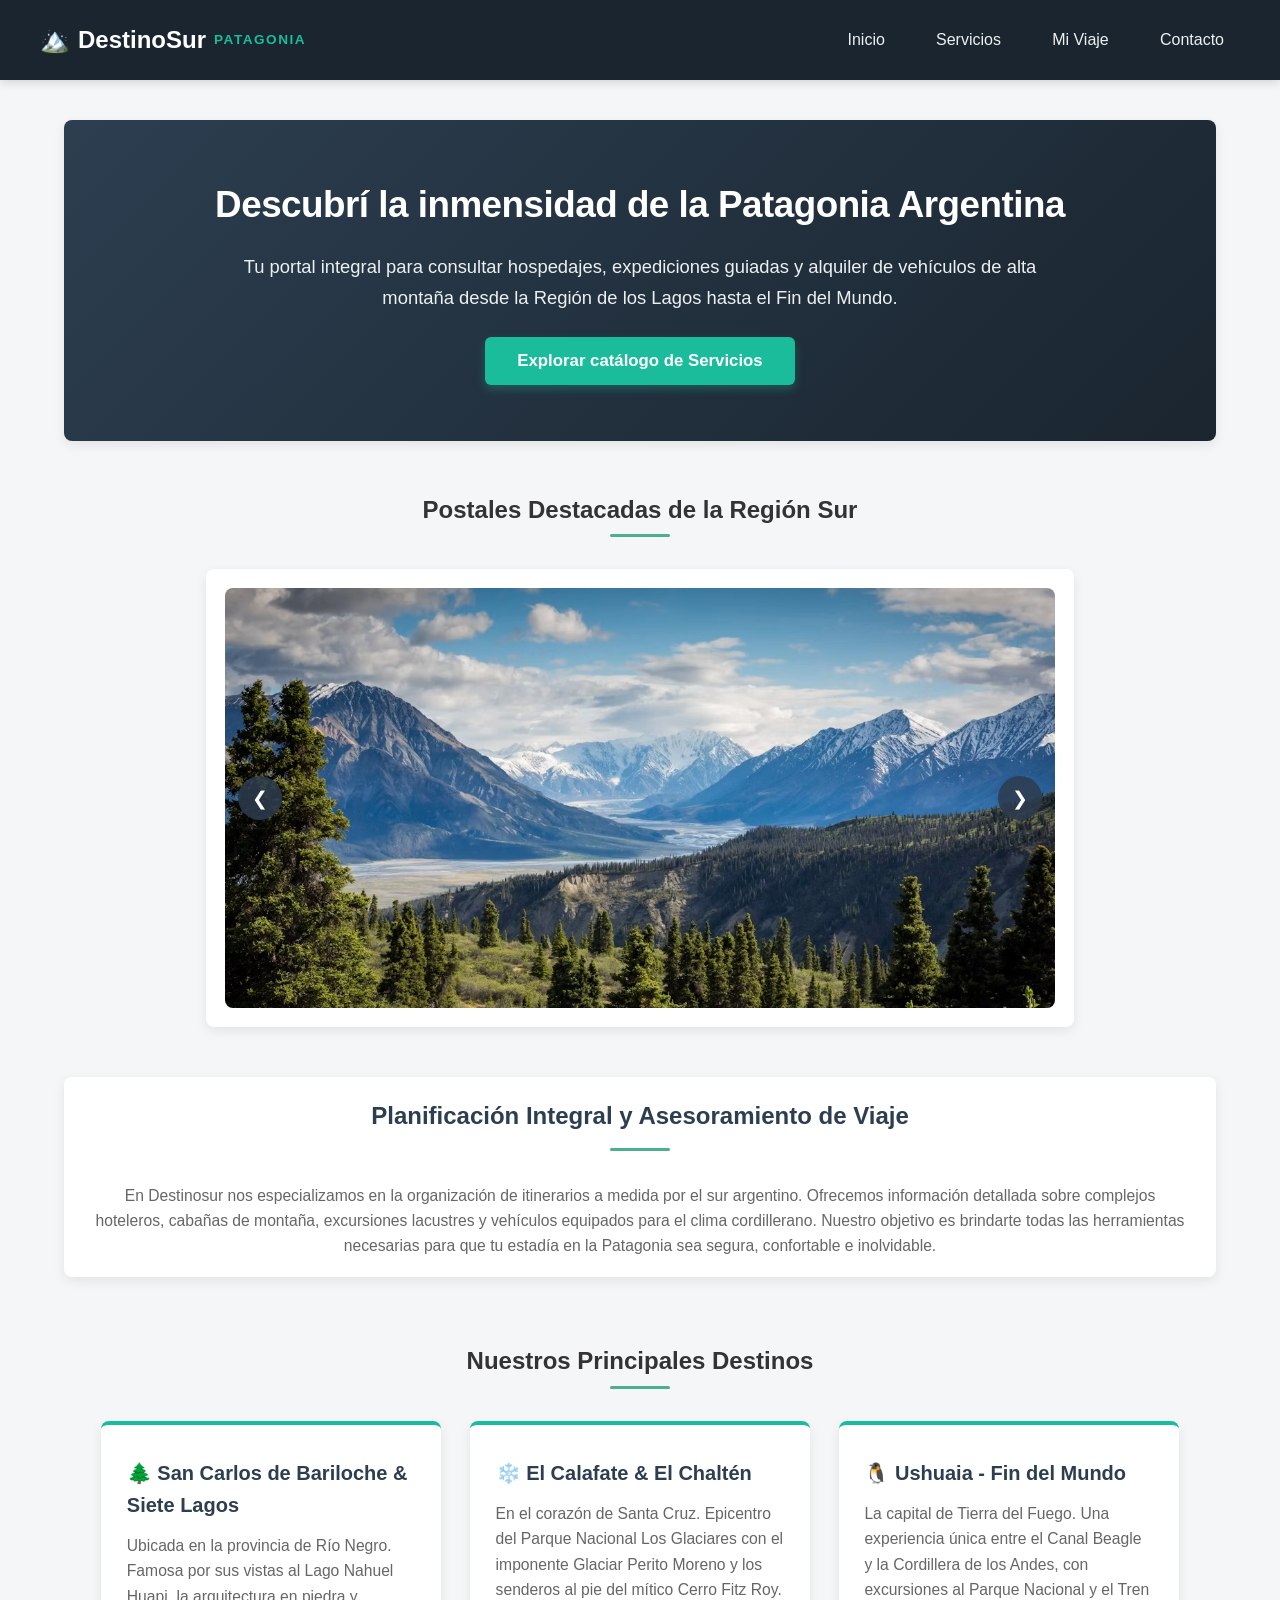
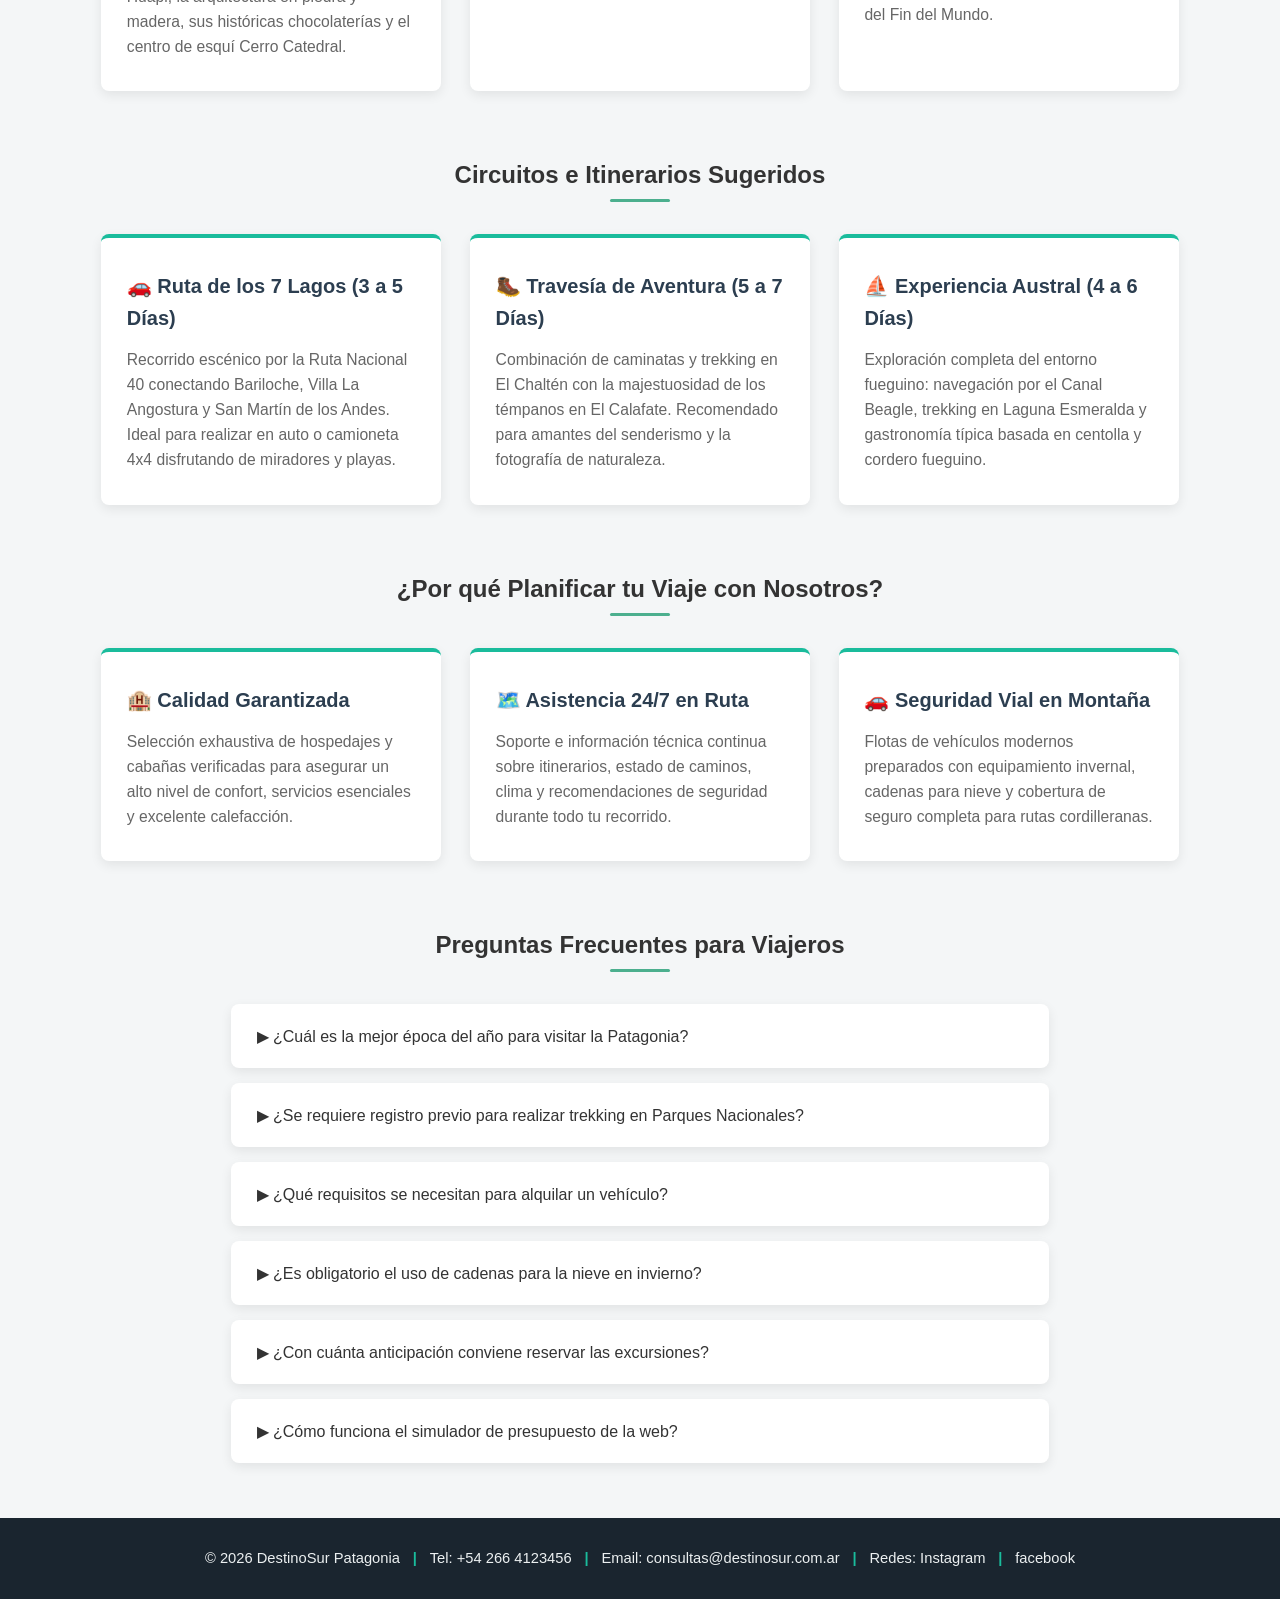
<file: index.html>
<!DOCTYPE html>
<html lang="es">
<head>
    <meta charset="UTF-8">
    <meta name="viewport" content="width=device-width, initial-scale=1.0">
    <title>DestinoSur Patagonia | Inicio</title>
    <link rel="stylesheet" href="./css/estilo-general.css">
    <link rel="stylesheet" href="./css/estilo-index.css">
</head>
<body>
    <header>
            <div class="nav-container">
                <div class="logo">
                    🏔️
                    <p>DestinoSur</p>
                    <span>PATAGONIA</span>
                </div>
                <div class="nav-menu">
                    <a href="./index.html">Inicio</a>
                    <a href="./servicios.html">Servicios</a>
                    <a href="./resumen.html">Mi Viaje</a>
                    <a href="./contacto.html">Contacto</a>
                </div>
            </div>
    </header>
    <main>
        <div class="hero">
            <h1>Descubrí la inmensidad de la Patagonia Argentina</h1>
            <p>Tu portal integral para consultar hospedajes, expediciones guiadas y alquiler de vehículos de alta montaña desde la Región de los Lagos hasta el Fin del Mundo.</p>
            <button class="btn-cta">Explorar catálogo de Servicios</button>
        </div>

        <div class="carrousel-container">
            <h2>Postales Destacadas de la Región Sur</h2>
            <hr class="hrstyle">

            <div class="carrousel">
                <button class="carrousel-btn prev" aria-label="Anterior">❮</button>
                <div class="carrousel-vista">
                    <img id="imagen-carrousel" src="" alt="">
                </div>
                <button class="carrousel-btn next" aria-label="Siguiente">❯</button>
            </div>

        </div>

        <div class="card-asesoramiento">
            <h2>Planificación Integral y Asesoramiento de Viaje</h2>
            <hr class="hrstyle">
            <p>En Destinosur nos especializamos en la organización de itinerarios a medida por el sur argentino. Ofrecemos información detallada sobre complejos hoteleros, cabañas de montaña, excursiones lacustres y vehículos equipados para el clima cordillerano. Nuestro objetivo es brindarte todas las herramientas necesarias para que tu estadía en la Patagonia sea segura, confortable e inolvidable.</p>
        </div>

        <div>
            <div class="encabezado">
                <h2>Nuestros Principales Destinos</h2>
                <hr class="hrstyle">
            </div>
            
            <div class="cards-container">

                <div class="card">
                    <h3>🌲 San Carlos de Bariloche & Siete Lagos</h3>
                    <p>Ubicada en la provincia de Río Negro. Famosa por sus vistas al Lago Nahuel Huapi, la arquitectura en piedra y madera, sus históricas chocolaterías y el centro de esquí Cerro Catedral.</p>
                </div>

                <div class="card">
                    <h3>❄️ El Calafate & El Chaltén</h3>
                    <p>En el corazón de Santa Cruz. Epicentro del Parque Nacional Los Glaciares con el imponente Glaciar Perito Moreno y los senderos al pie del mítico Cerro Fitz Roy.</p>
                </div>

                <div class="card">
                    <h3>🐧 Ushuaia - Fin del Mundo</h3>
                    <p>La capital de Tierra del Fuego. Una experiencia única entre el Canal Beagle y la Cordillera de los Andes, con excursiones al Parque Nacional y el Tren del Fin del Mundo.</p>
                </div>

            </div>

            <div>
                <div class="encabezado">
                    <h2>Circuitos e Itinerarios Sugeridos</h2>
                    <hr class="hrstyle">
                </div>
                
                <div class="cards-container">
                    <div class="card">
                        <h3>🚗 Ruta de los 7 Lagos (3 a 5 Días)</h3>
                        <p>Recorrido escénico por la Ruta Nacional 40 conectando Bariloche, Villa La Angostura y San Martín de los Andes. Ideal para realizar en auto o camioneta 4x4 disfrutando de miradores y playas.</p>
                    </div>
                    <div class="card">
                        <h3>🥾 Travesía de Aventura (5 a 7 Días)</h3>
                        <p>Combinación de caminatas y trekking en El Chaltén con la majestuosidad de los témpanos en El Calafate. Recomendado para amantes del senderismo y la fotografía de naturaleza.</p>
                    </div>
                    <div class="card">
                        <h3>⛵️ Experiencia Austral (4 a 6 Días)</h3>
                        <p>Exploración completa del entorno fueguino: navegación por el Canal Beagle, trekking en Laguna Esmeralda y gastronomía típica basada en centolla y cordero fueguino.</p>
                    </div>
                    </div>
            </div>

            <div>
                <div class="encabezado">
                    <h2>¿Por qué Planificar tu Viaje con Nosotros?</h2>
                    <hr class="hrstyle">
                </div>

                <div class="cards-container">
                    
                    <div class="card">
                        <h3>🏨 Calidad Garantizada</h3>
                        <p>Selección exhaustiva de hospedajes y cabañas verificadas para asegurar un alto nivel de confort, servicios esenciales y excelente calefacción.</p>
                    </div>
                    <div class="card">
                        <h3>🗺️ Asistencia 24/7 en Ruta</h3>
                        <p>Soporte e información técnica continua sobre itinerarios, estado de caminos, clima y recomendaciones de seguridad durante todo tu recorrido.</p>
                    </div>
                    <div class="card">
                        <h3>🚗 Seguridad Vial en Montaña</h3>
                        <p>Flotas de vehículos modernos preparados con equipamiento invernal, cadenas para nieve y cobertura de seguro completa para rutas cordilleranas.</p>
                    </div>
                </div>
            </div>
        </div>

        <div class="preguntas-container">
            <div class="encabezado">
                <h2>Preguntas Frecuentes para Viajeros</h2>
                <hr class="hrstyle">
            </div>

            <div class="cards-preguntas">
                <p>▶ ¿Cuál es la mejor época del año para visitar la Patagonia?</p>
            </div>

            <div class="cards-preguntas">
                <p>▶ ¿Se requiere registro previo para realizar trekking en Parques Nacionales?</p>
            </div>
            <div class="cards-preguntas">
                <p>▶ ¿Qué requisitos se necesitan para alquilar un vehículo?</p>
            </div>
            <div class="cards-preguntas">
                <p>▶ ¿Es obligatorio el uso de cadenas para la nieve en invierno?</p>
            </div>
            <div class="cards-preguntas">
                <p>▶ ¿Con cuánta anticipación conviene reservar las excursiones?</p>
            </div>
            <div class="cards-preguntas">
                <p>▶ ¿Cómo funciona el simulador de presupuesto de la web?</p>
            </div>
        </div>
    </main>
    <footer>
        <div class="footer-container">
            <p>© 2026 DestinoSur Patagonia <span>|</span> Tel: +54 266 4123456 <span>|</span> Email: consultas@destinosur.com.ar <span>|</span> Redes: Instagram <span>|</span> facebook</p>
        </div>
    </footer>

    <script src="./js/index.js"></script>
</body>
</html>
</file>
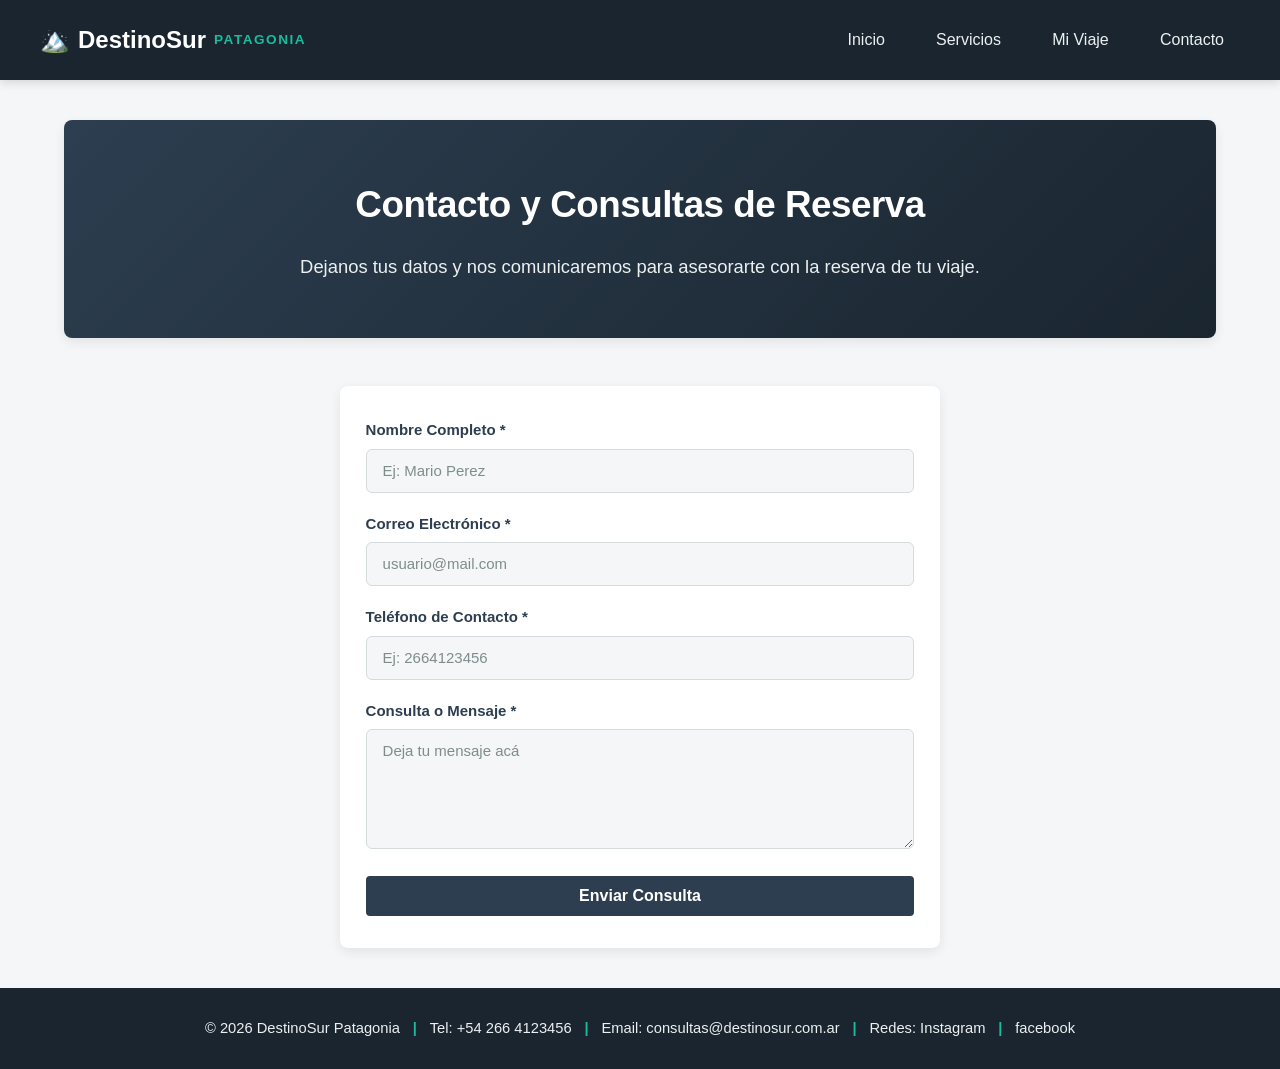
<file: contacto.html>
<!DOCTYPE html>
<html lang="es">
<head>
    <meta charset="UTF-8">
    <meta name="viewport" content="width=device-width, initial-scale=1.0">
    <title>DestinoSur Patagonia | Contacto</title>
    <link rel="stylesheet" href="./css/estilo-general.css">
    <link rel="stylesheet" href="./css/estilo-contacto.css">
</head>
<body>
    <header>
        <div class="nav-container">
            <div class="logo">
                🏔️                    
                <p>DestinoSur</p>
                <span>PATAGONIA</span>
            </div>
            <div class="nav-menu">
                <a href="./index.html">Inicio</a>
                <a href="./servicios.html">Servicios</a>
                <a href="./resumen.html">Mi Viaje</a>
                <a href="./contacto.html">Contacto</a>
            </div>
        </div>
    </header>

    <main>
        <div class="hero">
            <h1>Contacto y Consultas de Reserva</h1>
            <p>Dejanos tus datos y nos comunicaremos para asesorarte con la reserva de tu viaje.</p>
        </div>

        <form action="" class="formulario" id="formulario" novalidate>
            <ul>
                <li>
                    <label for="nombre">Nombre Completo *</label>
                    <input type="text" id="nombre" name="nombre_usuario" placeholder="Ej: Mario Perez">
                </li>
                <li>
                    <label for="mail">Correo Electrónico *</label>
                    <input type="email" id="mail" name="email_usuario" placeholder="usuario@mail.com">
                </li>
                <li>
                    <label for="tel">Teléfono de Contacto *</label>
                    <input type="tel" id="tel" name="tel_usuario" placeholder="Ej: 2664123456">
                </li>
                <li>
                    <label for="mensaje">Consulta o Mensaje *</label>
                    <textarea name="mensaje_usuario" id="mensaje" rows="5" placeholder="Deja tu mensaje acá"></textarea>
                </li>
                <li id="liBtn">
                    <button type="submit">Enviar Consulta</button>
                </li>
            </ul>
        </form>
        
    </main>

    <footer>
        <div class="footer-container">
            <p>© 2026 DestinoSur Patagonia <span>|</span> Tel: +54 266 4123456 <span>|</span> Email: consultas@destinosur.com.ar <span>|</span> Redes: Instagram <span>|</span> facebook</p>
        </div>
    </footer>

    <script src="./js/contacto.js"></script>
</body>
</html>
</file>
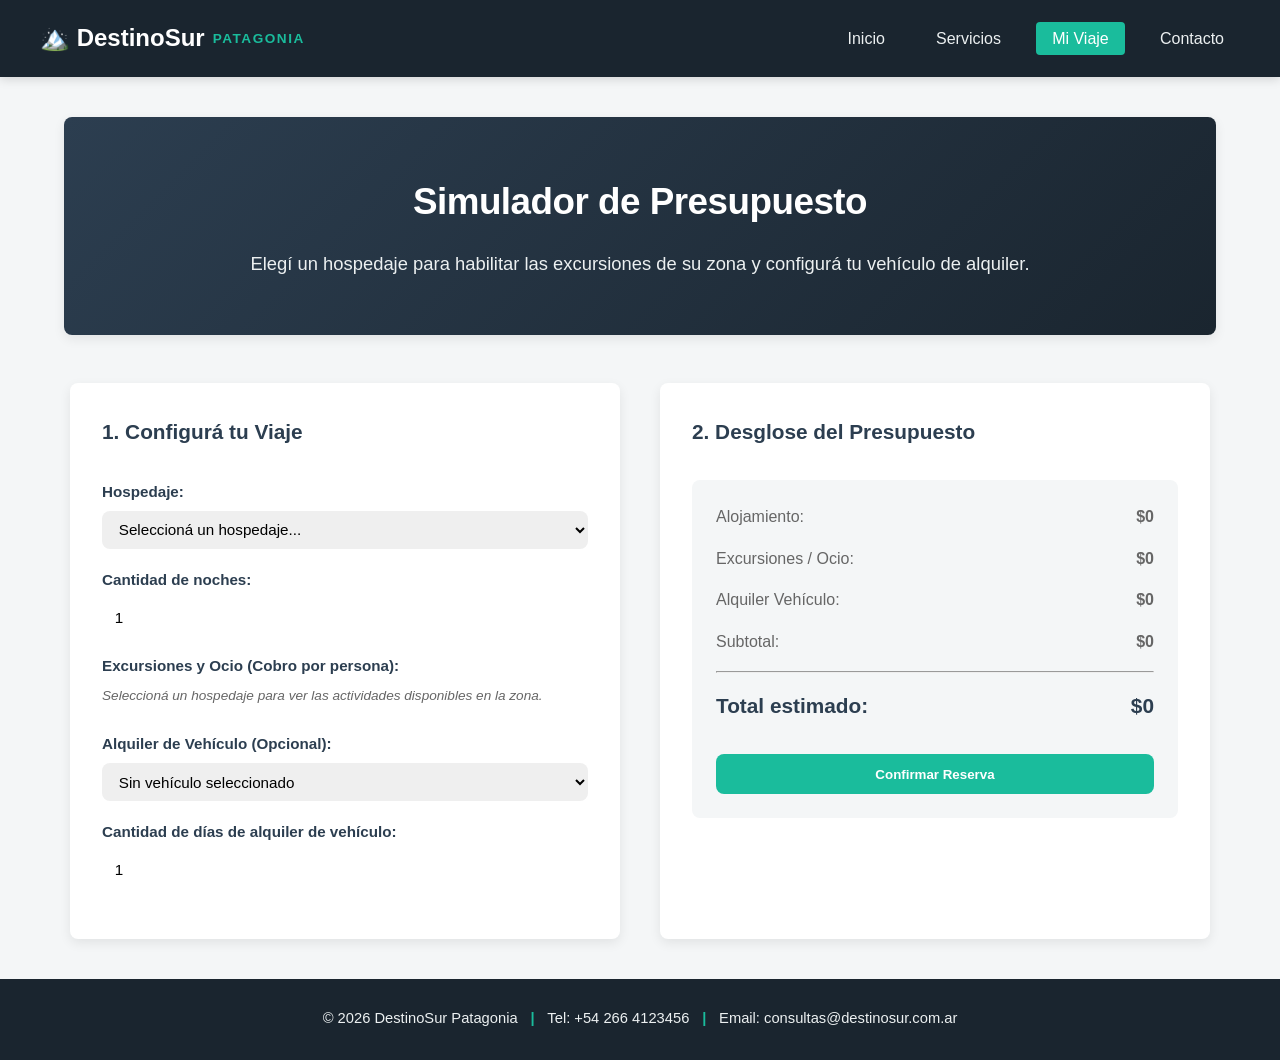
<file: resumen.html>
<!DOCTYPE html>
<html lang="es">
<head>
    <meta charset="UTF-8">
    <meta name="viewport" content="width=device-width, initial-scale=1.0">
    <title>DestinoSur - Mi Viaje</title>
    <link rel="stylesheet" href="css/estilo-general.css">
    <link rel="stylesheet" href="css/estilo-resumen.css">
</head>
<body>

    <header>
        <nav class="nav-container">
            <div class="logo">🏔️ DestinoSur <span>Patagonia</span></div>
            <ul class="nav-menu">
                <li><a href="index.html">Inicio</a></li>
                <li><a href="servicios.html">Servicios</a></li>
                <li><a href="resumen.html" class="active">Mi Viaje</a></li>
                <li><a href="contacto.html">Contacto</a></li>
            </ul>
        </nav>
    </header>

    <main>
        <section class="hero">
            <h1>Simulador de Presupuesto</h1>
            <p>Elegí un hospedaje para habilitar las excursiones de su zona y configurá tu vehículo de alquiler.</p>
        </section>

        <section class="resumen-container">
            <!-- Panel de Opciones -->
            <div class="panel-opciones">
                <h2>1. Configurá tu Viaje</h2>
                <form id="form-presupuesto">
                    
                    <!-- Hospedaje -->
                    <div class="campo-grupo">
                        <label for="alojamiento">Hospedaje:</label>
                        <select id="alojamiento" name="alojamiento">
                            <option value="0" data-location="none">Seleccioná un hospedaje...</option>
                            <option value="85000" data-location="bariloche">Hotel Alpenhaus & Spa - Bariloche ($85.000 / noche)</option>
                            <option value="65000" data-location="san-martin">Cabañas del Bosque Ñire - San Martín ($65.000 / noche)</option>
                            <option value="50000" data-location="ushuaia">Apart Hotel Cordillera Vista - Ushuaia ($50.000 / noche)</option>
                            <option value="35000" data-location="el-chalten">Refugio & Hostel Aventura - El Chaltén ($35.000 / noche)</option>
                        </select>
                    </div>

                    <div class="campo-grupo">
                        <label for="dias">Cantidad de noches:</label>
                        <input type="number" id="dias" name="dias" min="1" value="1">
                    </div>

                    

                    <!-- Excursiones del catálogo estrictas -->
                    <div class="campo-grupo">
                        <label>Excursiones y Ocio (Cobro por persona):</label>
                        <p id="aviso-zona" style="font-size: 0.85rem; color: var(--color-text-muted); font-style: italic;">Seleccioná un hospedaje para ver las actividades disponibles en la zona.</p>
                        
                        <div id="contenedor-actividades">
                            <!-- Excursiones de Bariloche -->
                            <div class="checkbox-opcion actividad-item" data-location="bariloche" style="display:none; flex-direction: column; align-items: flex-start; gap: 0.3rem; margin-bottom: 0.8rem;">
                                <div style="display: flex; align-items: center; gap: 0.5rem;">
                                    <input type="checkbox" id="exc-campanario" class="chk-actividad" value="25000">
                                    <label for="exc-campanario">Trekking Cerro Campanario ($25.000 p/p)</label>
                                </div>
                                <div style="margin-left: 1.5rem; display: flex; align-items: center; gap: 0.5rem;">
                                    <label for="cant-campanario" style="font-size: 0.85rem; font-weight: normal;">Personas:</label>
                                    <input type="number" id="cant-campanario" class="input-cant-actividad" min="1" value="1" style="width: 60px; padding: 0.2rem; font-size: 0.85rem;">
                                </div>
                            </div>

                            <div class="checkbox-opcion actividad-item" data-location="bariloche" style="display:none; flex-direction: column; align-items: flex-start; gap: 0.3rem; margin-bottom: 0.8rem;">
                                <div style="display: flex; align-items: center; gap: 0.5rem;">
                                    <input type="checkbox" id="exc-isla" class="chk-actividad" value="45000">
                                    <label for="exc-isla">Navegación Isla Victoria & Arrayanes ($45.000 p/p)</label>
                                </div>
                                <div style="margin-left: 1.5rem; display: flex; align-items: center; gap: 0.5rem;">
                                    <label for="cant-isla" style="font-size: 0.85rem; font-weight: normal;">Personas:</label>
                                    <input type="number" id="cant-isla" class="input-cant-actividad" min="1" value="1" style="width: 60px; padding: 0.2rem; font-size: 0.85rem;">
                                </div>
                            </div>

                            <div class="checkbox-opcion actividad-item" data-location="bariloche" style="display:none; flex-direction: column; align-items: flex-start; gap: 0.3rem; margin-bottom: 0.8rem;">
                                <div style="display: flex; align-items: center; gap: 0.5rem;">
                                    <input type="checkbox" id="exc-cerveza" class="chk-actividad" value="30000">
                                    <label for="exc-cerveza">Tour Gastronómico & Cervecerías ($30.000 p/p)</label>
                                </div>
                                <div style="margin-left: 1.5rem; display: flex; align-items: center; gap: 0.5rem;">
                                    <label for="cant-cerveza" style="font-size: 0.85rem; font-weight: normal;">Personas:</label>
                                    <input type="number" id="cant-cerveza" class="input-cant-actividad" min="1" value="1" style="width: 60px; padding: 0.2rem; font-size: 0.85rem;">
                                </div>
                            </div>

                            <!-- Excursión de El Chaltén -->
                            <div class="checkbox-opcion actividad-item" data-location="el-chalten" style="display:none; flex-direction: column; align-items: flex-start; gap: 0.3rem; margin-bottom: 0.8rem;">
                                <div style="display: flex; align-items: center; gap: 0.5rem;">
                                    <input type="checkbox" id="exc-perito" class="chk-actividad" value="95000">
                                    <label for="exc-perito">Minitrekking Glaciar Perito Moreno ($95.000 p/p)</label>
                                </div>
                                <div style="margin-left: 1.5rem; display: flex; align-items: center; gap: 0.5rem;">
                                    <label for="cant-perito" style="font-size: 0.85rem; font-weight: normal;">Personas:</label>
                                    <input type="number" id="cant-perito" class="input-cant-actividad" min="1" value="1" style="width: 60px; padding: 0.2rem; font-size: 0.85rem;">
                                </div>
                            </div>
                        </div>
                    </div>

                    <!-- Alquiler de Vehículo -->
                    <div class="campo-grupo">
                        <label for="vehiculo">Alquiler de Vehículo (Opcional):</label>
                        <select id="vehiculo" name="vehiculo">
                            <option value="0">Sin vehículo seleccionado</option>
                            <option value="40000">Alquiler Fiat Cronos ($40.000 / día)</option>
                            <option value="55000">Alquiler SUV Jeep Renegade ($55.000 / día)</option>
                            <option value="75000">Alquiler Toyota Hilux 4x4 ($75.000 / día)</option>
                            <option value="30000">Alquiler Moto Enduro 250cc ($30.000 / día)</option>
                        </select>
                    </div>

                    <div class="campo-grupo">
                        <label for="dias-vehiculo">Cantidad de días de alquiler de vehículo:</label>
                        <input type="number" id="dias-vehiculo" name="dias_vehiculo" min="1" value="1">
                    </div>
                </form>
            </div>

            <!-- Panel de Desglose -->
            <div class="panel-resultado">
                <h2>2. Desglose del Presupuesto</h2>
                <div id="detalle-presupuesto" class="tarjeta-resumen">
                    <p class="resumen-item"><span>Alojamiento:</span> <strong id="res-alojamiento">$0</strong></p>
                    <p class="resumen-item"><span>Excursiones / Ocio:</span> <strong id="res-excursiones">$0</strong></p>
                    <p class="resumen-item"><span>Alquiler Vehículo:</span> <strong id="res-vehiculo">$0</strong></p>
                    <p class="resumen-item"><span>Subtotal:</span> <strong id="res-subtotal">$0</strong></p>
                    <hr>
                    <p class="resumen-total"><span>Total estimado:</span> <strong id="res-total">$0</strong></p>
                    <button type="button" class="btn-confirmar">Confirmar Reserva</button>
                </div>
            </div>
        </section>
    </main>

    <footer>
        <div class="footer-container">
            <p>&copy; 2026 DestinoSur Patagonia <span>|</span> Tel: +54 266 4123456 <span>|</span> Email: consultas@destinosur.com.ar</p>
        </div>
    </footer>

    <script src="js/resumen.js"></script>
</body>
</html>
</file>
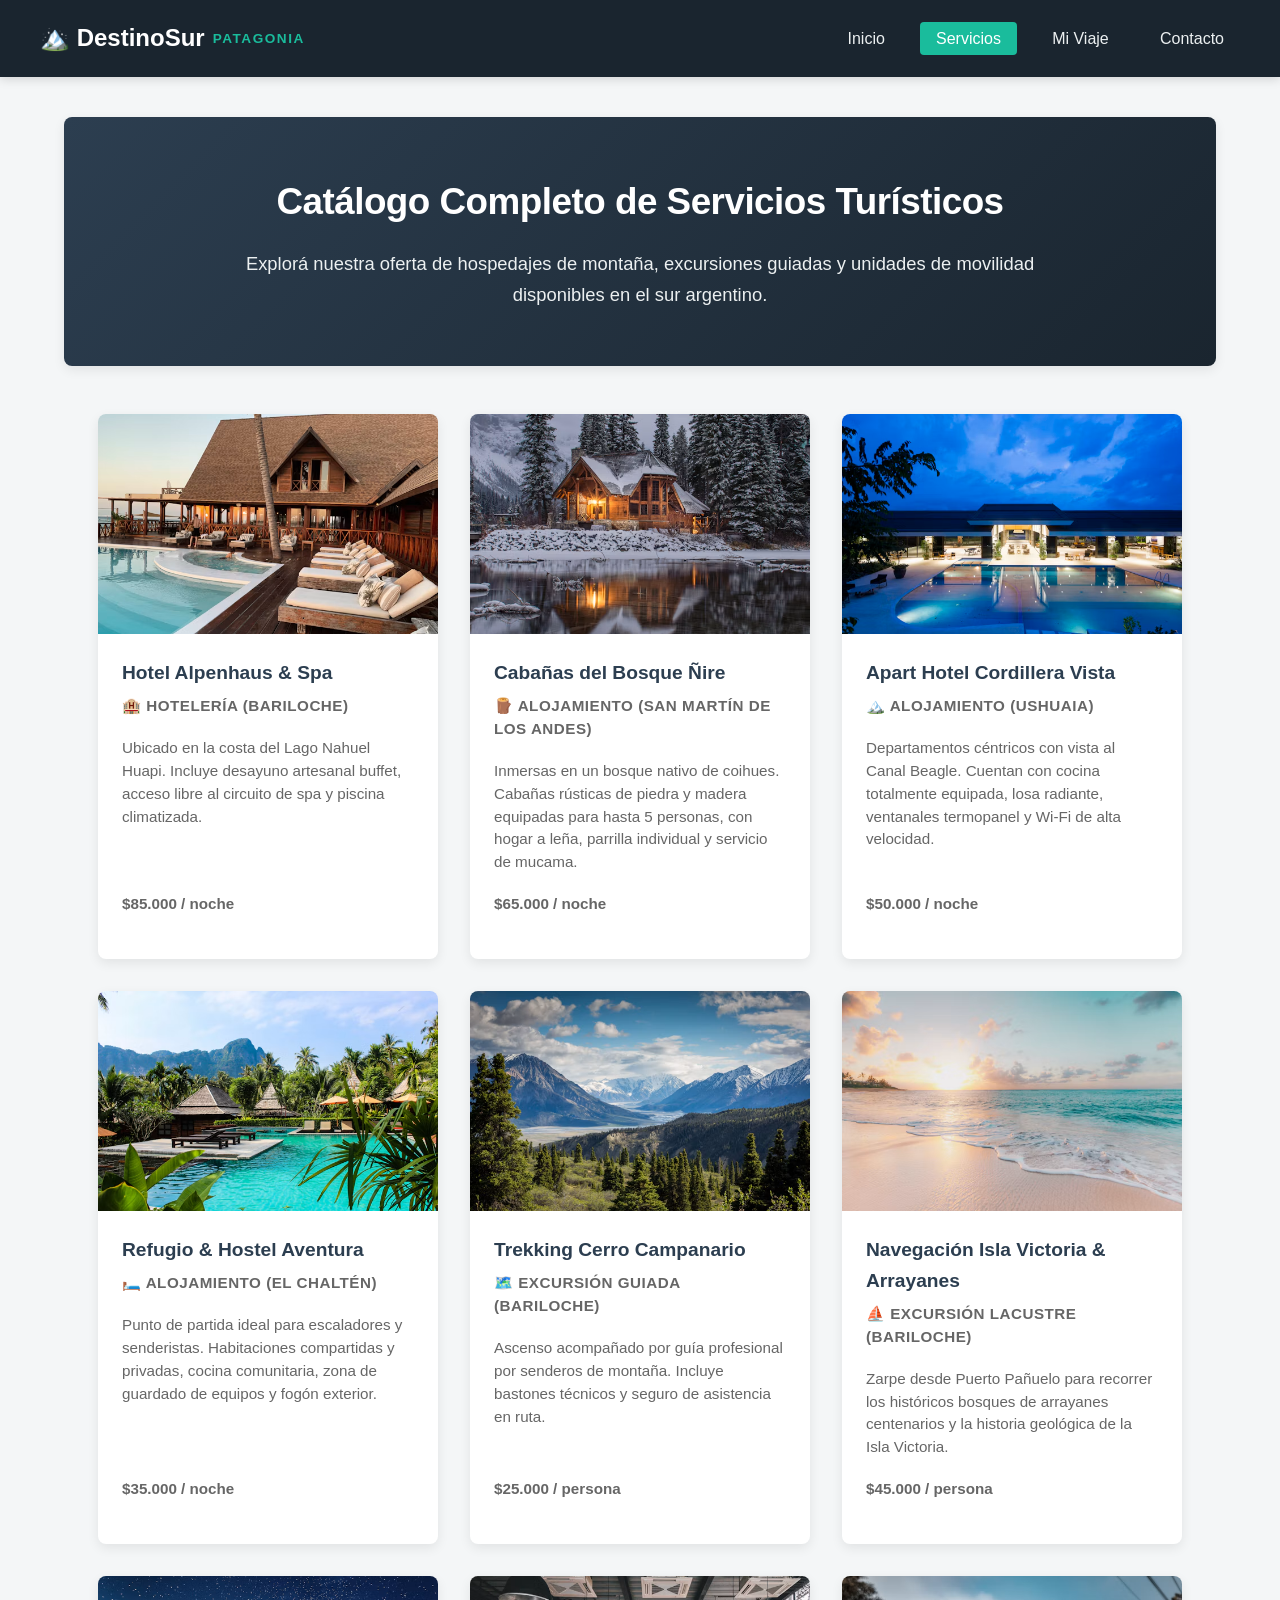
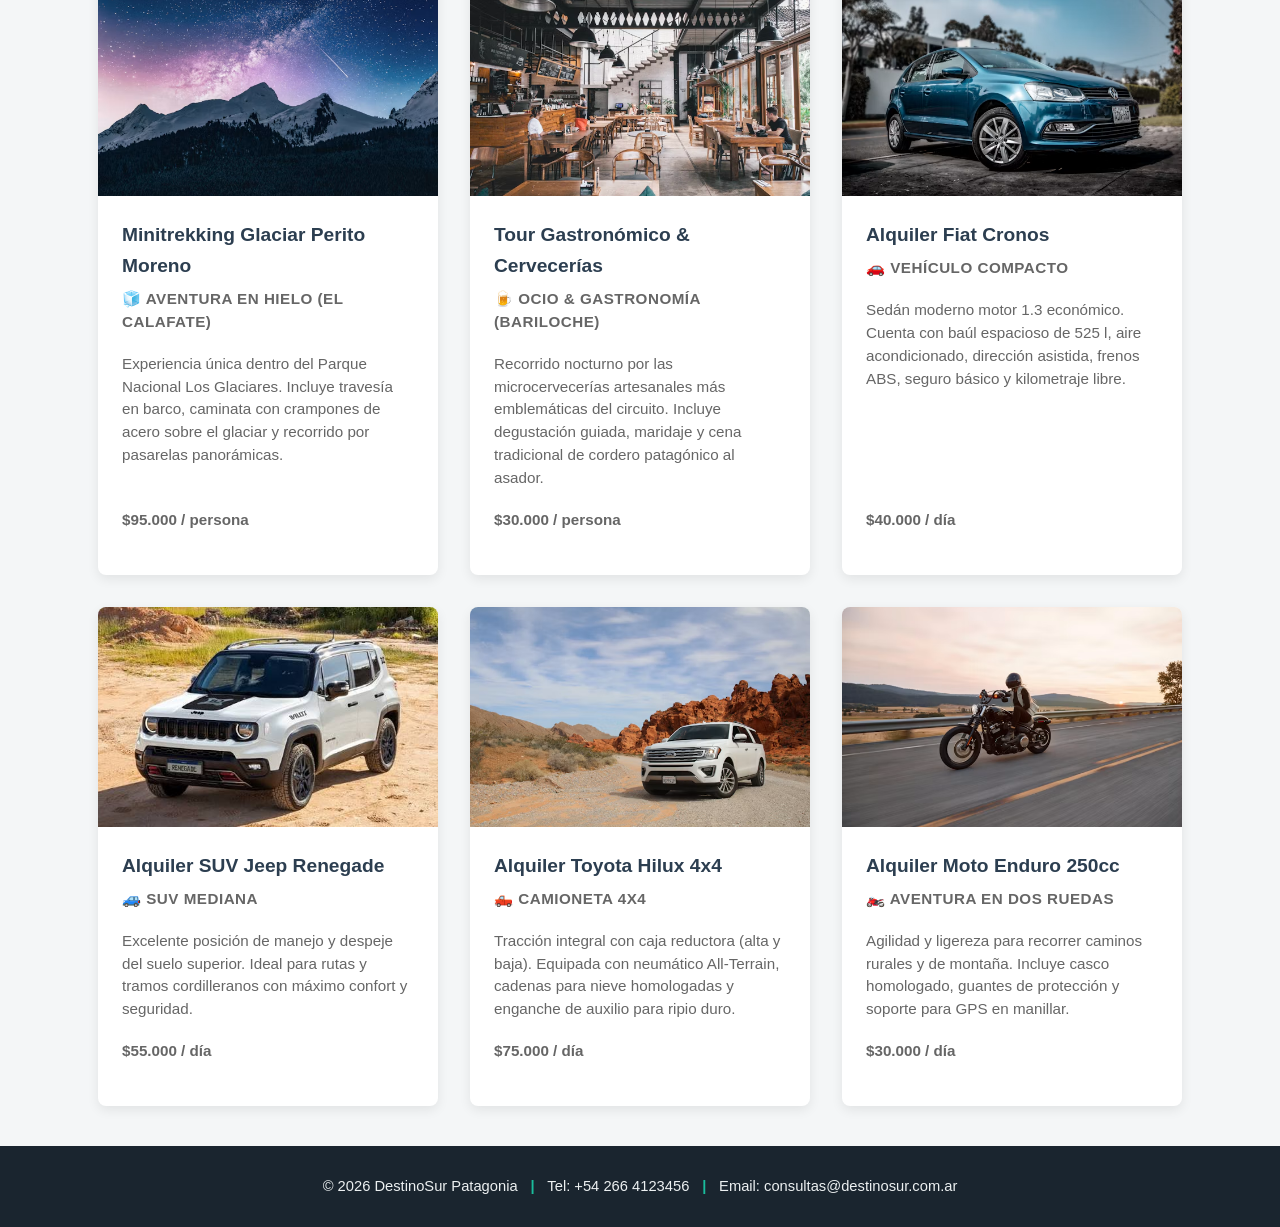
<file: servicios.html>
<!DOCTYPE html>
<html lang="es">
<head>
    <meta charset="UTF-8">
    <meta name="viewport" content="width=device-width, initial-scale=1.0">
    <title>DestinoSur - Servicios</title>
    <link rel="stylesheet" href="css/estilo-general.css">
    <link rel="stylesheet" href="css/estilo-servicios.css">
</head>
<body>
    <header>
        <nav class="nav-container">
            <div class="logo">🏔️ DestinoSur <span>Patagonia</span></div>
            <ul class="nav-menu">
                <li><a href="index.html">Inicio</a></li>
                <li><a href="servicios.html" class="active">Servicios</a></li>
                <li><a href="resumen.html">Mi Viaje</a></li>
                <li><a href="contacto.html">Contacto</a></li>
            </ul>
        </nav>
    </header>

    <main>
        <section class="hero">
            <h1>Catálogo Completo de Servicios Turísticos</h1>
            <p>Explorá nuestra oferta de hospedajes de montaña, excursiones guiadas y unidades de movilidad disponibles en el sur argentino.</p> <!-- <-- Actualizado -->
        </section>

        <!-- 1. Hotel Alpenhaus & Spa -->
        <section class="servicios-grid">
            <article class="servicio-card">
                <img src="img/imagenes-servicios/servicios1.jpg" alt="Hotel Alpenhaus & Spa">
                <div class="servicio-info">
                    <h3>Hotel Alpenhaus & Spa</h3>
                    <p class="servicio-tipo">🏨 Hotelería (Bariloche)</p>
                    <p>Ubicado en la costa del Lago Nahuel Huapi. Incluye desayuno artesanal buffet, acceso libre al circuito de spa y piscina climatizada.</p>
                    <p class="servicio-precio">$85.000 / noche</p>
                </div>
            </article>

            <!-- 2. Cabañas del Bosque Ñire -->
            <article class="servicio-card">
                <img src="img/imagenes-servicios/servicios2.jpg" alt="Cabañas del Bosque Ñire">
                <div class="servicio-info">
                    <h3>Cabañas del Bosque Ñire</h3>
                    <p class="servicio-tipo">🪵 Alojamiento (San Martín de los Andes)</p>
                    <p>Inmersas en un bosque nativo de coihues. Cabañas rústicas de piedra y madera equipadas para hasta 5 personas, con hogar a leña, parrilla individual y servicio de mucama.</p>
                    <p class="servicio-precio">$65.000 / noche</p>
                </div>
            </article>

            <!-- 3. Apart Hotel Cordillera Vista -->
            <article class="servicio-card">
                <img src="img/imagenes-servicios/servicios3.jpg" alt="Apart Hotel Cordillera Vista">
                <div class="servicio-info">
                    <h3>Apart Hotel Cordillera Vista</h3>
                    <p class="servicio-tipo">🏔️ Alojamiento (Ushuaia)</p>
                    <p>Departamentos céntricos con vista al Canal Beagle. Cuentan con cocina totalmente equipada, losa radiante, ventanales termopanel y Wi-Fi de alta velocidad.</p>
                    <p class="servicio-precio">$50.000 / noche</p>
                </div>
            </article>

            <!-- 4. Refugio & Hostel Aventura -->
            <article class="servicio-card">
                <img src="img/imagenes-servicios/servicios4.jpg" alt="Refugio & Hostel Aventura">
                <div class="servicio-info">
                    <h3>Refugio & Hostel Aventura</h3>
                    <p class="servicio-tipo">🛏️ Alojamiento (El Chaltén)</p>
                    <p>Punto de partida ideal para escaladores y senderistas. Habitaciones compartidas y privadas, cocina comunitaria, zona de guardado de equipos y fogón exterior.</p>
                    <p class="servicio-precio">$35.000 / noche</p>
                </div>
            </article>

            <!-- 5. Trekking Cerro Campanario -->
            <article class="servicio-card">
                <img src="img/imagenes-servicios/servicios5.jpg" alt="Trekking Cerro Campanario">
                <div class="servicio-info">
                    <h3>Trekking Cerro Campanario</h3>
                    <p class="servicio-tipo">🗺️ Excursión Guiada (Bariloche)</p>
                    <p>Ascenso acompañado por guía profesional por senderos de montaña. Incluye bastones técnicos y seguro de asistencia en ruta.</p>
                    <p class="servicio-precio">$25.000 / persona</p>
                </div>
            </article>

            <!-- 6. Navegación Isla Victoria & Arrayanes -->
            <article class="servicio-card">
                <img src="img/imagenes-servicios/servicios6.jpg" alt="Navegación Isla Victoria & Arrayanes">
                <div class="servicio-info">
                    <h3>Navegación Isla Victoria & Arrayanes</h3>
                    <p class="servicio-tipo">⛵ Excursión Lacustre (Bariloche)</p>
                    <p>Zarpe desde Puerto Pañuelo para recorrer los históricos bosques de arrayanes centenarios y la historia geológica de la Isla Victoria.</p>
                    <p class="servicio-precio">$45.000 / persona</p>
                </div>
            </article>

            <!-- 7. Minitrekking Glaciar Perito Moreno -->
            <article class="servicio-card">
                <img src="img/imagenes-servicios/servicios7.jpg" alt="Minitrekking Glaciar Perito Moreno">
                <div class="servicio-info">
                    <h3>Minitrekking Glaciar Perito Moreno</h3>
                    <p class="servicio-tipo">🧊 Aventura en Hielo (El Calafate)</p>
                    <p>Experiencia única dentro del Parque Nacional Los Glaciares. Incluye travesía en barco, caminata con crampones de acero sobre el glaciar y recorrido por pasarelas panorámicas.</p>
                    <p class="servicio-precio">$95.000 / persona</p>
                </div>
            </article>

            <!-- 8. Tour Gastronómico & Cervecerías -->
            <article class="servicio-card">
                <img src="img/imagenes-servicios/servicios8.jpg" alt="Tour Gastronómico & Cervecerías">
                <div class="servicio-info">
                    <h3>Tour Gastronómico & Cervecerías</h3>
                    <p class="servicio-tipo">🍺 Ocio & Gastronomía (Bariloche)</p>
                    <p>Recorrido nocturno por las microcervecerías artesanales más emblemáticas del circuito. Incluye degustación guiada, maridaje y cena tradicional de cordero patagónico al asador.</p>
                    <p class="servicio-precio">$30.000 / persona</p>
                </div>
            </article>

            <!-- 9. Alquiler Fiat Cronos -->
            <article class="servicio-card">
                <img src="img/imagenes-servicios/servicios9.jpg" alt="Alquiler Fiat Cronos">
                <div class="servicio-info">
                    <h3>Alquiler Fiat Cronos</h3>
                    <p class="servicio-tipo">🚗 Vehículo Compacto</p>
                    <p>Sedán moderno motor 1.3 económico. Cuenta con baúl espacioso de 525 l, aire acondicionado, dirección asistida, frenos ABS, seguro básico y kilometraje libre.</p>
                    <p class="servicio-precio">$40.000 / día</p>
                </div>
            </article>

            <!-- 10. Alquiler SUV Jeep Renegade -->
            <article class="servicio-card">
                <img src="img/imagenes-servicios/servicios10.jpg" alt="SUV Jeep Renegade">
                <div class="servicio-info">
                    <h3>Alquiler SUV Jeep Renegade</h3>
                    <p class="servicio-tipo">🚙 SUV Mediana</p>
                    <p>Excelente posición de manejo y despeje del suelo superior. Ideal para rutas y tramos cordilleranos con máximo confort y seguridad.</p>
                    <p class="servicio-precio">$55.000 / día</p>
                </div>
            </article>

            <!-- 11. Alquiler Toyota Hilux 4x4 -->
            <article class="servicio-card">
                <img src="img/imagenes-servicios/servicios11.jpg" alt="Alquiler Toyota Hilux 4x4">
                <div class="servicio-info">
                    <h3>Alquiler Toyota Hilux 4x4</h3>
                    <p class="servicio-tipo">🛻 Camioneta 4x4</p>
                    <p>Tracción integral con caja reductora (alta y baja). Equipada con neumático All-Terrain, cadenas para nieve homologadas y enganche de auxilio para ripio duro.</p>
                    <p class="servicio-precio">$75.000 / día</p>
                </div>
            </article>

            <!-- 12. Alquiler Moto Enduro 250cc -->
            <article class="servicio-card">
                <img src="img/imagenes-servicios/servicios12.jpg" alt="Alquiler Moto Enduro 250cc">
                <div class="servicio-info">
                    <h3>Alquiler Moto Enduro 250cc</h3>
                    <p class="servicio-tipo">🏍️ Aventura en Dos Ruedas</p>
                    <p>Agilidad y ligereza para recorrer caminos rurales y de montaña. Incluye casco homologado, guantes de protección y soporte para GPS en manillar.</p>
                    <p class="servicio-precio">$30.000 / día</p>
                </div>
            </article>
        </section>
    </main>
    <footer>
        <div class="footer-container">
            <p>&copy; 2026 DestinoSur Patagonia <span>|</span> Tel: +54 266 4123456 <span>|</span> Email: consultas@destinosur.com.ar</p>
        </div>
    </footer>
</body>
</html>
</file>
<file: css/estilo-general.css>
/* ==========================================
   1. RESET Y VARIABLES GLOBALES
   ========================================== */
* {
    margin: 0;
    padding: 0;
    box-sizing: border-box;
}

:root {
    --color-primary: #1abc9c;
    --color-primary-dark: #16a085;
    --color-dark: #2c3e50;
    --color-dark-header: #1a252f;
    --color-bg-light: #f4f6f7;
    --color-text-main: #333333;
    --color-text-muted: #666666;
    --color-error: #e74c3c;
    --shadow-soft: 0 4px 12px rgba(0, 0, 0, 0.08);
    --shadow-hover: 0 8px 20px rgba(0, 0, 0, 0.12);
    --radius-main: 8px;
    --transition-fast: 0.3s ease;
}

body {
    font-family: 'Segoe UI', Tahoma, Geneva, Verdana, sans-serif;
    color: var(--color-text-main);
    background-color: var(--color-bg-light);
    line-height: 1.6;
    display: flex;
    flex-direction: column;
    min-height: 100vh;
}

main {
    flex: 1;
    padding: 2.5rem 1.5rem;
    max-width: 1200px;
    width: 100%;
    margin: 0 auto;
}

/* ==========================================
   2. HEADER Y NAVEGACIÓN (COMÚN)
   ========================================== */
header {
    background-color: var(--color-dark-header);
    color: #ffffff;
    padding: 1.2rem 2rem;
    position: sticky;
    top: 0;
    z-index: 1000;
    box-shadow: 0 2px 10px rgba(0, 0, 0, 0.15);
}

.nav-container {
    display: flex;
    justify-content: space-between;
    align-items: center;
    max-width: 1200px;
    margin: 0 auto;
}

.logo {
    font-size: 1.5rem;
    font-weight: bold;
    display: flex;
    align-items: center;
    gap: 0.5rem;
}

.logo span {
    color: var(--color-primary);
    font-size: 0.85rem;
    text-transform: uppercase;
    letter-spacing: 1.5px;
    font-weight: 600;
}

.nav-menu {
    display: flex;
    list-style: none;
    gap: 1.2rem;
}

.nav-menu a {
    color: #ecf0f1;
    text-decoration: none;
    font-weight: 500;
    padding: 0.5rem 1rem;
    border-radius: 4px;
    transition: background var(--transition-fast), color var(--transition-fast);
}

.nav-menu a:hover,
.nav-menu a.active {
    background-color: var(--color-primary);
    color: #ffffff;
}

/* ==========================================
   3. SECCIÓN HERO (COMÚN EN CABECERAS)
   ========================================== */
.hero {
    text-align: center;
    padding: 3.5rem 1.5rem;
    background: linear-gradient(135deg, #2c3e50 0%, #1a252f 100%);
    color: #ffffff;
    border-radius: var(--radius-main);
    margin-bottom: 3rem;
    box-shadow: var(--shadow-soft);
}

.hero h1 {
    font-size: 2.3rem;
    margin-bottom: 1rem;
    font-weight: 700;
    letter-spacing: -0.5px;
}

.hero p {
    font-size: 1.15rem;
    max-width: 800px;
    margin: 0 auto;
    color: #ecf0f1;
    line-height: 1.7;
}

/* ==========================================
   4. BOTONES GLOBALES
   ========================================== */
.btn-cta {
    display: inline-block;
    padding: 0.85rem 2rem;
    background-color: var(--color-primary);
    color: #ffffff;
    text-decoration: none;
    font-weight: 700;
    font-size: 1.05rem;
    border-radius: 6px;
    border: none;
    cursor: pointer;
    transition: background var(--transition-fast), transform var(--transition-fast), box-shadow var(--transition-fast);
    box-shadow: 0 4px 10px rgba(26, 188, 156, 0.3);
    margin-top: 1.5rem;
}

.btn-cta:hover {
    background-color: var(--color-primary-dark);
    transform: translateY(-2px);
    box-shadow: 0 6px 15px rgba(26, 188, 156, 0.4);
}

/* ==========================================
   5. CONTENEDORES DE TARJETAS (CARDS GENÉRICAS)
   ========================================== */
.cards-container {
    display: flex;
    gap: 1.8rem;
    justify-content: center;
    align-items: stretch;
    flex-wrap: wrap;
}

.card {
    background: #ffffff;
    padding: 2rem 1.6rem;
    border-radius: var(--radius-main);
    box-shadow: var(--shadow-soft);
    flex: 0 1 340px;
    text-align: left;
    border-top: 4px solid var(--color-primary);
    transition: transform var(--transition-fast), box-shadow var(--transition-fast);
}

.card:hover {
    transform: translateY(-5px);
    box-shadow: var(--shadow-hover);
}

.card h3 {
    margin-bottom: 0.8rem;
    color: var(--color-dark);
    font-size: 1.25rem;
}

.card p {
    color: var(--color-text-muted);
    font-size: 0.98rem;
    line-height: 1.6;
}

/* ==========================================
   6. FOOTER HORIZONTAL UNIFICADO
   ========================================== */
footer {
    background-color: var(--color-dark-header);
    color: #ecf0f1;
    padding: 1.8rem 1rem;
    text-align: center;
    margin-top: auto;
    font-size: 0.92rem;
}

.footer-container {
    max-width: 1200px;
    margin: 0 auto;
}

footer p {
    display: flex;
    justify-content: center;
    align-items: center;
    flex-wrap: wrap;
    gap: 0.8rem;
    margin: 0;
    line-height: 1.6;
}

footer span {
    color: var(--color-primary);
    font-weight: bold;
}
</file>
<file: css/estilo-index.css>
main h2 {
    text-align: center;
}

.carrousel-container {
    max-width: 900px;
    margin: 50px auto;
    padding: 0 1rem;
}

.carrousel {
    position: relative;
    background: #ffffff;
    padding: 1.2rem;
    border-radius: var(--radius-main);
    box-shadow: var(--shadow-soft);
}

.carrousel-vista {
    overflow: hidden;
    border-radius: 8px;
}

.carrousel-vista img {
    flex: 0 0 100%;
    width: 100%;
    height: 420px;
    object-fit: cover;
    display: block;
}

.carrousel-btn {
    position: absolute;
    top: 50%;
    transform: translateY(-50%);
    width: 44px;
    height: 44px;
    border: none;
    border-radius: 50%;
    background: rgba(45, 59, 78, 0.85);
    color: #ffffff;
    font-size: 1.2rem;
    cursor: pointer;
    transition: background 0.2s;
}

.carrousel-btn:hover {
    background: #4caf8e;
}

.carrusel-btn:focus-visible {
    outline: 3px solid #4caf8e;
    outline-offset: 3px;
}

.carrousel-btn.prev { left: 2rem; }
.carrousel-btn.next { right: 2rem; }

.encabezado {
    margin: 65px 0 0 0;
}

.card-asesoramiento {
    display: block;
    text-align: center;
    background: #ffffff;
    padding: 1.2rem 1.6rem;
    border-radius: var(--radius-main);
    box-shadow: var(--shadow-soft); 
    transition: transform var(--transition-fast), box-shadow var(--transition-fast);
}

.card-asesoramiento:hover {
    transform: translateY(-5px);
    box-shadow: var(--shadow-hover);
}

.card-asesoramiento h2 {
    margin-bottom: 0.8rem;
    color: var(--color-dark);
}

.card-asesoramiento p {
    color: var(--color-text-muted);
    font-size: 0.98rem;
    line-height: 1.6;
}

.preguntas-container {
    max-width: 850px;
    margin: 0 auto;
    padding: 0 1rem;
}

.cards-preguntas {
    background: #ffffff;
    padding: 1.2rem 1.6rem;
    border-radius: var(--radius-main);
    box-shadow: var(--shadow-soft);
    flex: 0 1 340px;
    text-align: left;
    transition: transform var(--transition-fast), box-shadow var(--transition-fast);
    margin-bottom: 15px;
    cursor: pointer;
}

.cards-preguntas:hover{
    transform: translateY(-5px);
    box-shadow: var(--shadow-hover);
}

.respuesta {
    color: var(--color-text-muted);
    font-style: italic;
    font-size: medium;
    margin: 10px;
}

.hrstyle {
    width: 60px;
    height: 3px;
    border: none;
    background: #4caf8e;
    border-radius: 2px;
    margin: 5px auto 32px;
    flex: none;
}
</file>
<file: css/estilo-contacto.css>
/* ==========================================
   ESTILOS: PÁGINA DE Contacto
   ========================================== */
.formulario, .resumen-card {
    max-width: 600px;
    margin: 0 auto;
    background: #ffffff;
    padding: 2rem 1.6rem;
    border-radius: var(--radius-main);
    box-shadow: var(--shadow-soft);
}

.resumen-card h2 {
    margin-bottom: 20px;
}

.formulario ::placeholder {
    color: #7f8c8d;
    font-size: 15px;
}

.formulario ul, .resumen-card ul {
    list-style: none;
    display: flex;
    flex-direction: column;
    gap: 1.2rem;
}

.formulario label {
    display: block;
    margin-bottom: 0.4rem;   
    color: var(--color-dark);
    font-weight: 600;
    font-size: 15px;
}

.formulario input, .formulario textarea {
    width: 100%;
    padding: 0.75rem 1rem;
    font-family: inherit;
    font-size: 1rem;
    color: var(--color-text-main);
    background: var(--color-bg-light);
    border: 1px solid #d5dbdd;
    border-radius: 6px;
    transition: border-color var(--transition-fast), box-shadow var(--transition-fast);
}

.formulario input:focus, .formulario textarea:focus {
    outline: none;
    border-color: var(--color-primary);
    box-shadow: 0 0 0 3px rgba(26, 188, 156, 0.25);
    background: #ffffff;
}

.formulario textarea {
    resize: vertical;
    min-height: 120px;
}

.formulario button, .resumen-card button {
    width: 100%;
    margin: 0 auto;
    height: 40px;
    font-size: 16px;
    font-weight: 700;
    color: #ffffff;
    border: none;
    border-radius: 4px;
    background: var(--color-dark);
    cursor: pointer;
}

.formulario button:hover,.resumen-card button:hover {
    background: var(--color-dark-header);
}

.error {
    color: red;
    font-size: 13px;
}

.exito {
    color: green;
    font-size: 15px;
    font-weight: 700;
    text-align: center;
}

.lis {
    display: flex;
    flex-wrap: wrap;
    align-items: center;
}

.lis h4 {
    color: var(--color-dark);
    margin-right: 10px;
}

.lis p {
    color: var(--color-text-muted);
    font-size: 0.98rem;
    line-height: 1.6;
}
</file>
<file: css/estilo-resumen.css>
/* ==========================================
   ESTILOS: PÁGINA DE RESUMEN
   ========================================== */

.resumen-container {
    display: flex;
    flex-wrap: wrap;
    gap: 2.5rem;
    margin-top: 2rem;
    justify-content: center;
}

.panel-opciones, .panel-resultado {
    background: #ffffff;
    border-radius: var(--radius-main);
    box-shadow: var(--shadow-soft);
    padding: 2rem;
    flex: 1 1 420px;
    max-width: 550px;
}

.panel-opciones h2, .panel-resultado h2 {
    color: var(--color-dark);
    font-size: 1.3rem;
    margin-bottom: 1.5rem;
    border-bottom: 2px solid var(--color-border);
    padding-bottom: 0.5rem;
}

.campo-grupo {
    margin-bottom: 1.2rem;
    display: flex;
    flex-direction: column;
    gap: 0.4rem;
}

.campo-grupo label {
    font-weight: 600;
    color: var(--color-dark);
    font-size: 0.95rem;
}

.campo-grupo select, .campo-grupo input[type="number"] {
    padding: 0.6rem 0.8rem;
    border: 1px solid var(--color-border);
    border-radius: var(--radius-main);
    font-size: 0.95rem;
    outline: none;
}

.checkbox-opcion {
    display: flex;
    align-items: center;
    gap: 0.5rem;
    margin-top: 0.3rem;
}

.tarjeta-resumen {
    display: flex;
    flex-direction: column;
    gap: 1rem;
    background: var(--color-bg-light);
    padding: 1.5rem;
    border-radius: var(--radius-main);
}

.resumen-item {
    display: flex;
    justify-content: space-between;
    color: var(--color-text-muted);
}

.resumen-total {
    display: flex;
    justify-content: space-between;
    font-size: 1.3rem;
    color: var(--color-dark);
    font-weight: 700;
}

.btn-confirmar {
    background-color: var(--color-primary);
    color: white;
    border: none;
    padding: 0.8rem;
    border-radius: var(--radius-main);
    font-weight: 700;
    cursor: pointer;
    margin-top: 1rem;
    transition: background-color var(--transition-fast);
}

.btn-confirmar:hover {
    background-color: var(--color-primary-dark);
}
</file>
<file: css/estilo-servicios.css>
/* ==========================================
   ESTILOS: PÁGINA DE SERVICIOS
   ========================================== */

.servicios-grid {
    display: flex;
    flex-wrap: wrap;
    gap: 2rem;
    justify-content: center;
    margin-top: 2rem;
}

.servicio-card {
    background: #ffffff;
    border-radius: var(--radius-main);
    box-shadow: var(--shadow-soft);
    overflow: hidden;
    flex: 0 1 340px;
    display: flex;
    flex-direction: column;
    transition: transform var(--transition-fast), box-shadow var(--transition-fast);
}

.servicio-card:hover {
    transform: translateY(-5px);
    box-shadow: var(--shadow-hover);
}

.servicio-card img {
    width: 100%;
    height: 220px;
    object-fit: cover;
}

.servicio-info {
    padding: 1.5rem;
    display: flex;
    flex-direction: column;
    flex-grow: 1;
}

.servicio-info h3 {
    color: var(--color-dark);
    margin-bottom: 0.4rem;
    font-size: 1.2rem;
}

.servicio-tipo {
    color: var(--color-primary);
    font-size: 0.85rem;
    font-weight: 700;
    margin-bottom: 0.8rem;
    text-transform: uppercase;
    letter-spacing: 0.5px;
}

.servicio-info p {
    color: var(--color-text-muted);
    font-size: 0.95rem;
    line-height: 1.5;
    margin-bottom: 1.2rem;
}

.servicio-precio {
    margin-top: auto;
    font-size: 1.25rem;
    font-weight: 700;
    color: var(--color-dark);
}
</file>
